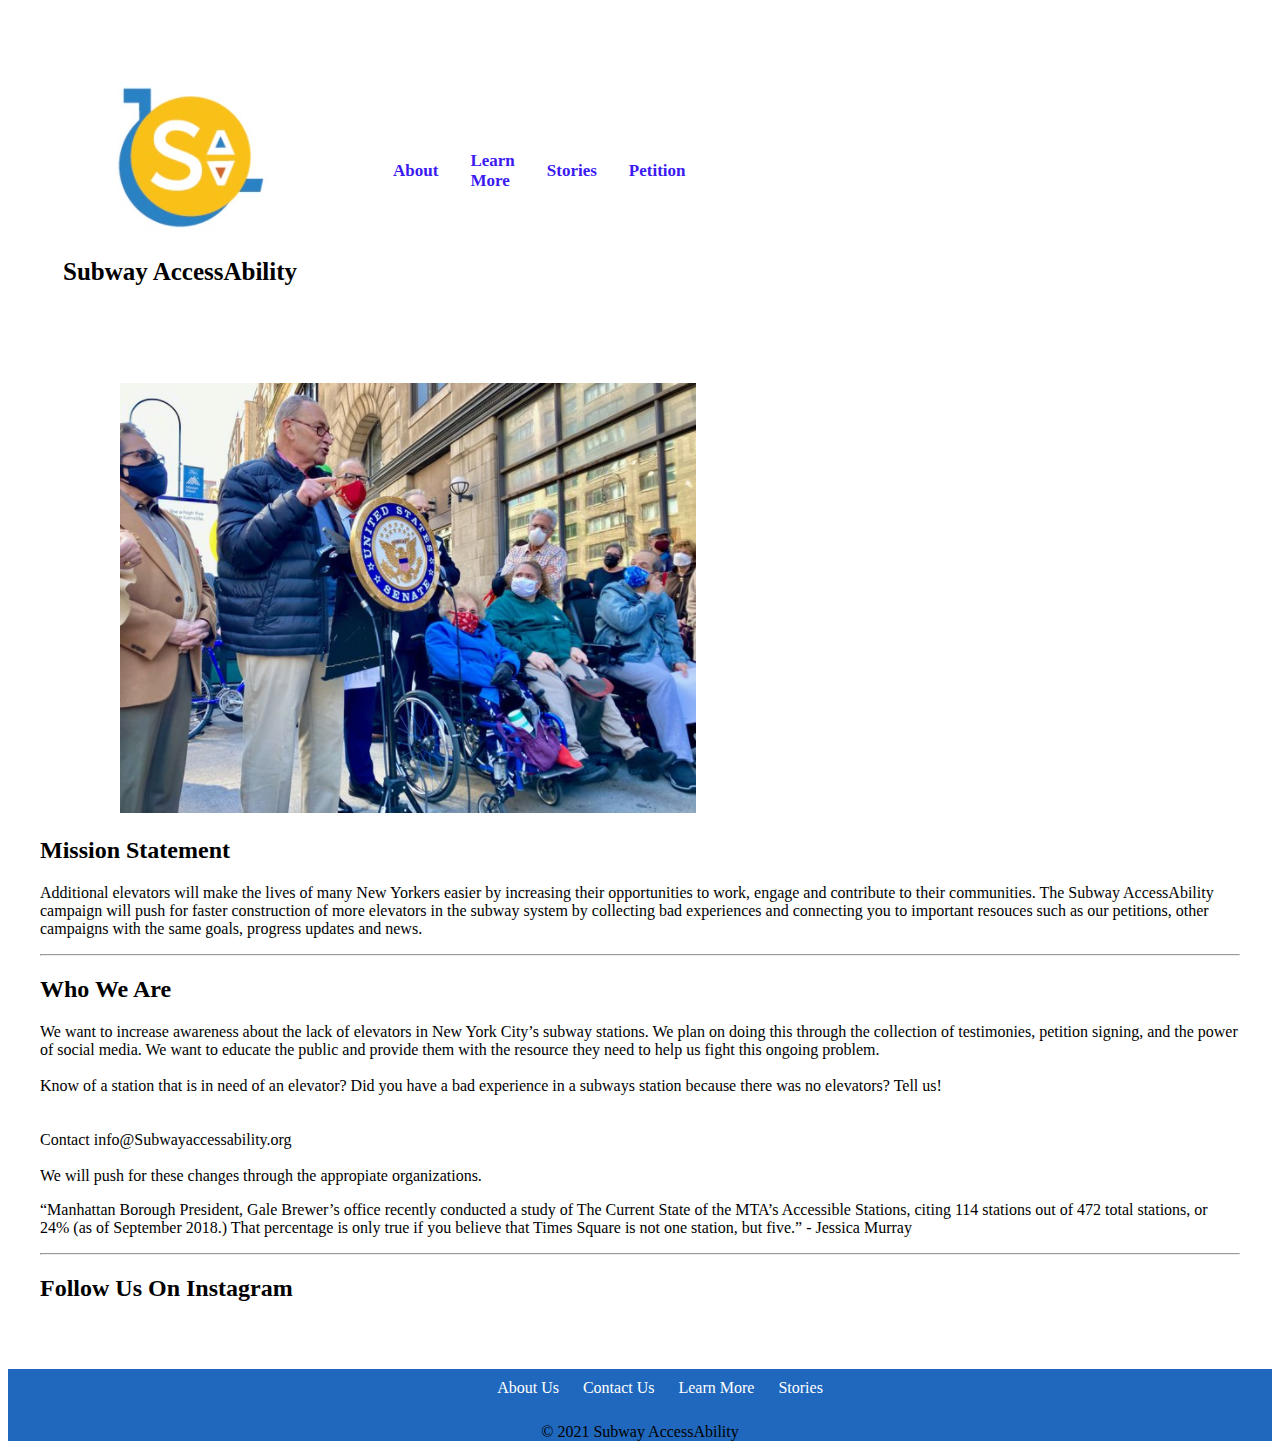
<file: index.html>
<!DOCTYPE html>
<html lang="en">
<head>
    <meta charset="UTF-8">
    <meta http-equiv="X-UA-Compatible" content="IE=edge">
    <meta name="viewport" content="width=device-width, initial-scale=1.0">
    <title>Subway AccessAbility Home</title>
    <link rel="stylesheet" href="styles.css">
    <!--[if lt IE 9]>
	<script src="bower_components/html5shiv/dist/html5shiv.js"></script>
<![endif]-->
</head>
<body>
    <div id="wrapper">
        
        <!-- START HEADER -->
        <header>
            <figure>
                <a href="index.html"><img src="images/logo.png" alt="SAA Logo"></a>
                <figcaption>Subway AccessAbility</figcaption>
            </figure>
            <nav>
                <ul>
                    <li>
                        <a href="index.html">About</a>
                        <a href="learnMore.html">Learn More</a>
                        <a href="stories.html">Stories</a>
                        <a href="petition.html">Petition</a>
                    </li>
                </ul>
            </nav> 
            <nav class="socialNav">
                
            </nav>
        </header> 
        <!-- END HEADER -->
        
        <div id="content">
            <figure>
                <img src="images/new14thStElveators.png" alt="">
            </figure>

            <h2>Mission Statement</h2>
            <p>Additional elevators will make the lives of many New Yorkers easier by increasing their opportunities to work, engage and contribute to their communities. The Subway AccessAbility campaign will push for faster construction of more elevators in the subway system by collecting bad experiences and connecting you to important resouces such as our petitions, other campaigns with the same goals, progress updates and news.</p>
            <hr>
            <h2>Who We Are</h2>
            <p>We want to increase awareness about the lack of elevators in New York City’s subway stations. We plan on doing this through the collection of testimonies, petition signing, and the power of social media. We want to educate the public and provide them with the resource they need to help us fight this ongoing problem.
<br><br>
                Know of a station that is in need of an elevator?
                Did you have a bad experience in a subways station because there was no elevators?
                Tell us!
                <br><br><br>
                Contact 
                info@Subwayaccessability.org
                <br><br>
                We will push for these changes through the appropiate organizations.
                </p>
            <p>“Manhattan Borough President, Gale Brewer’s office recently conducted a study of The Current State of the MTA’s Accessible Stations, citing 114 stations out of 472 total stations, or 24% (as of September 2018.) That percentage is only true if you believe that Times Square is not one station, but five.” - Jessica Murray</p>

            <hr>
            <h2>Follow Us On Instagram</h2>

        </div>
        
        
        <!-- START FOOTER -->
        <footer>
            <ul>
                <li>About Us</li>
                <li>Contact Us</li>
                <li>Learn More</li>
                <li>Stories</li>
            </ul>
            
            &copy; 2021 Subway AccessAbility
        </footer>
        <!-- END FOOTER -->
        
        
    </div> <!-- end wrapper-->
    </body>
</html>
</file>
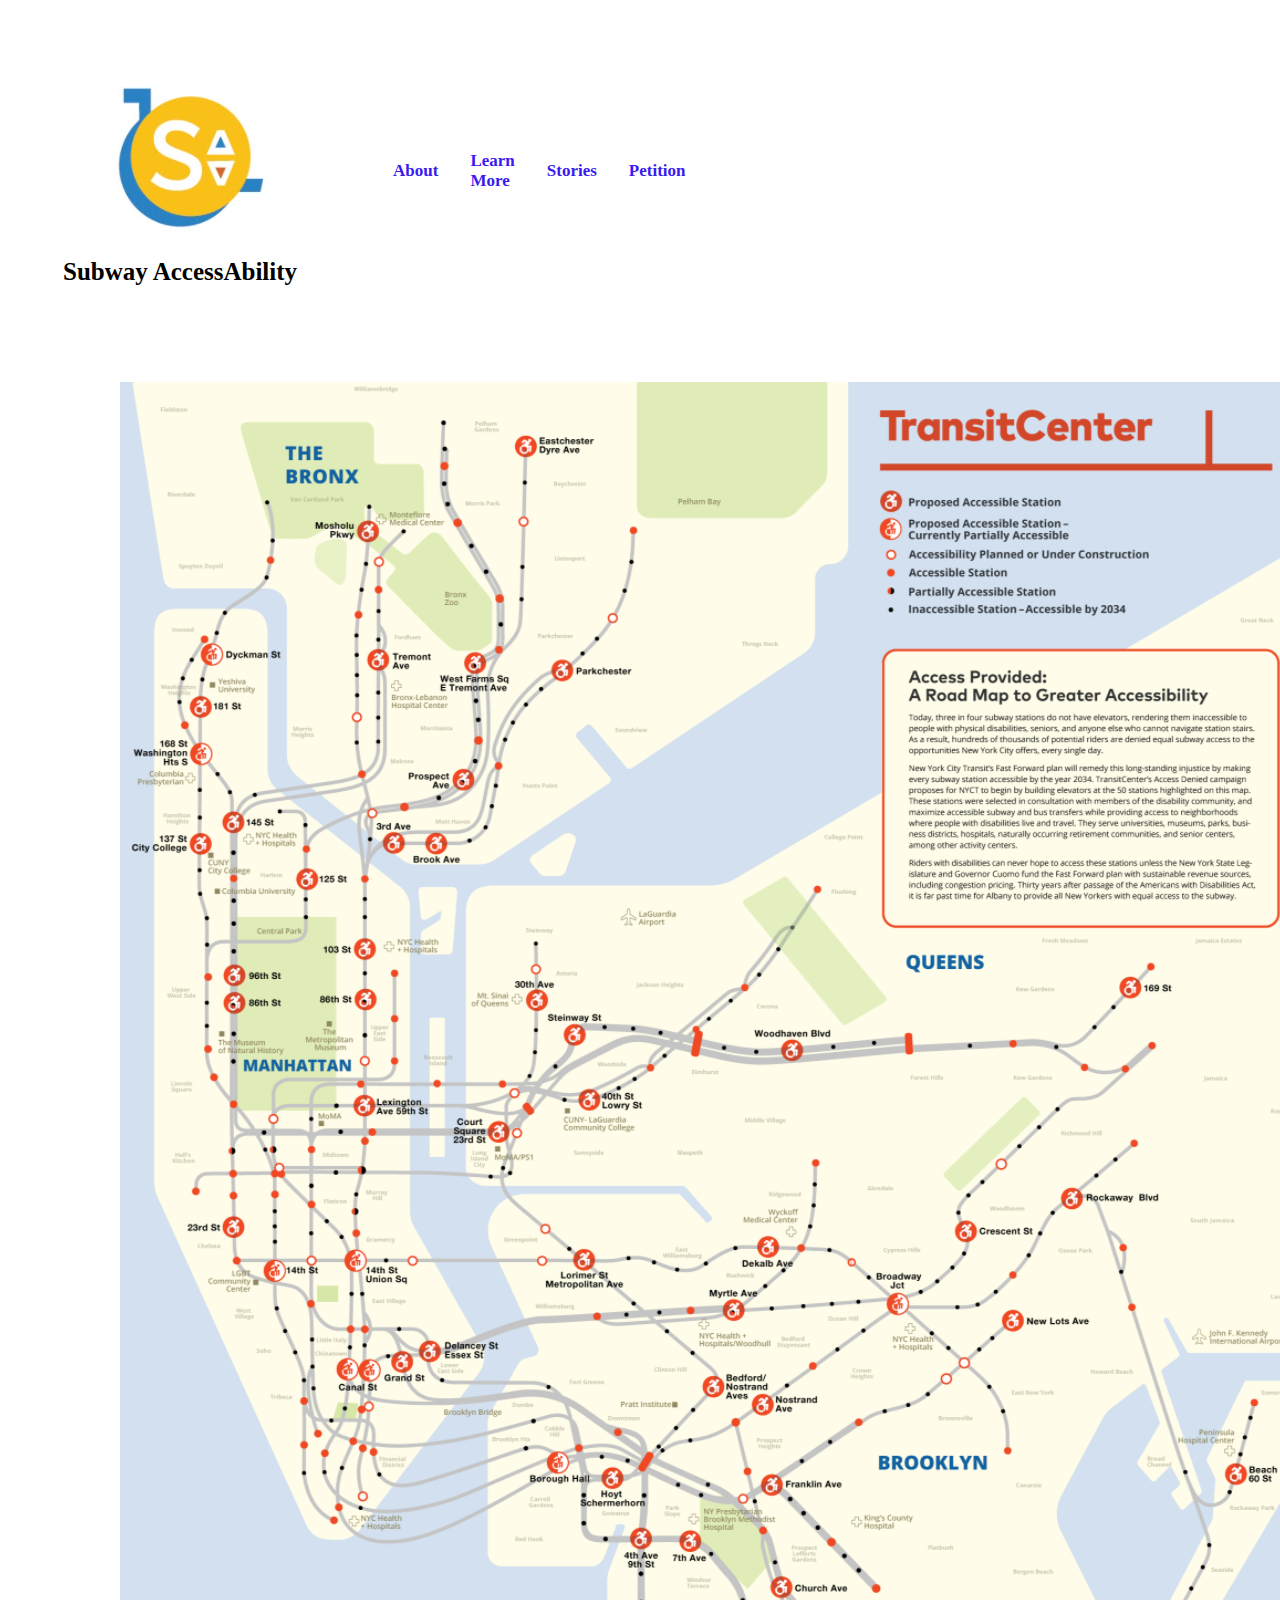
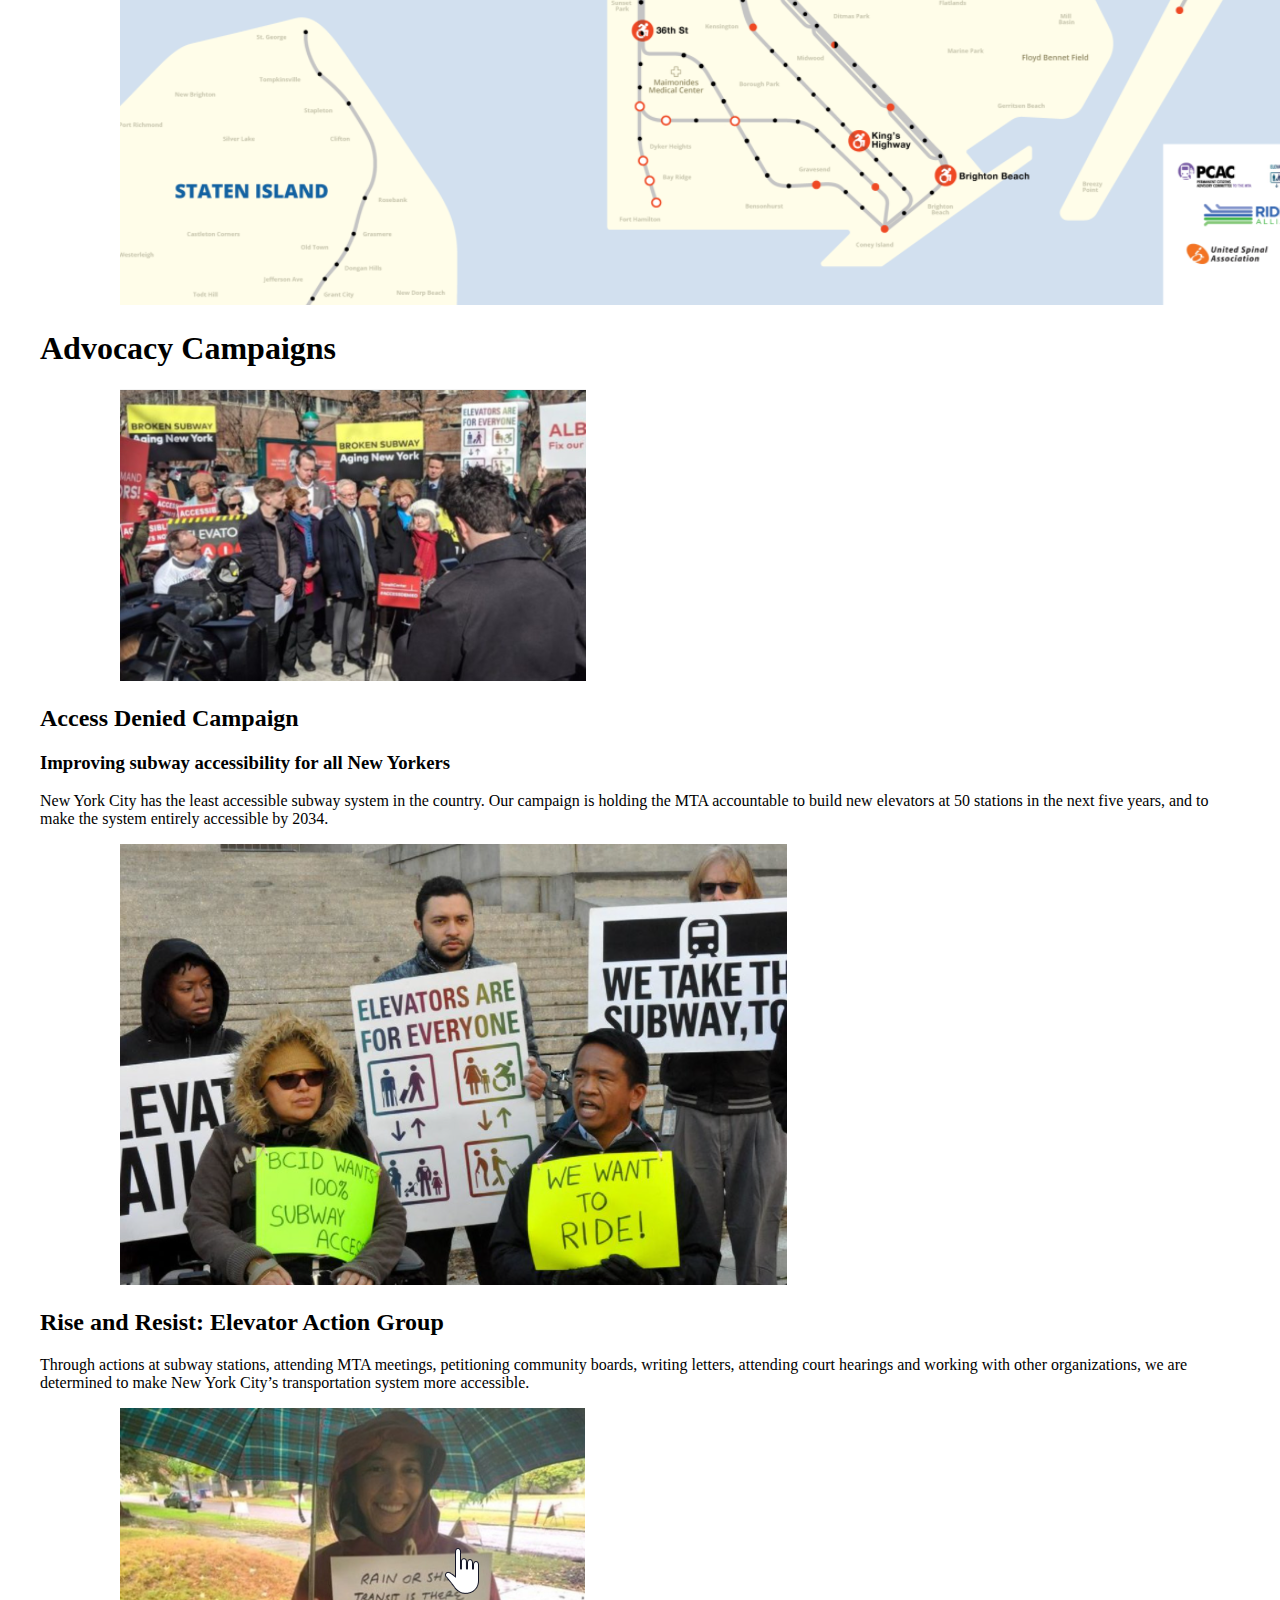
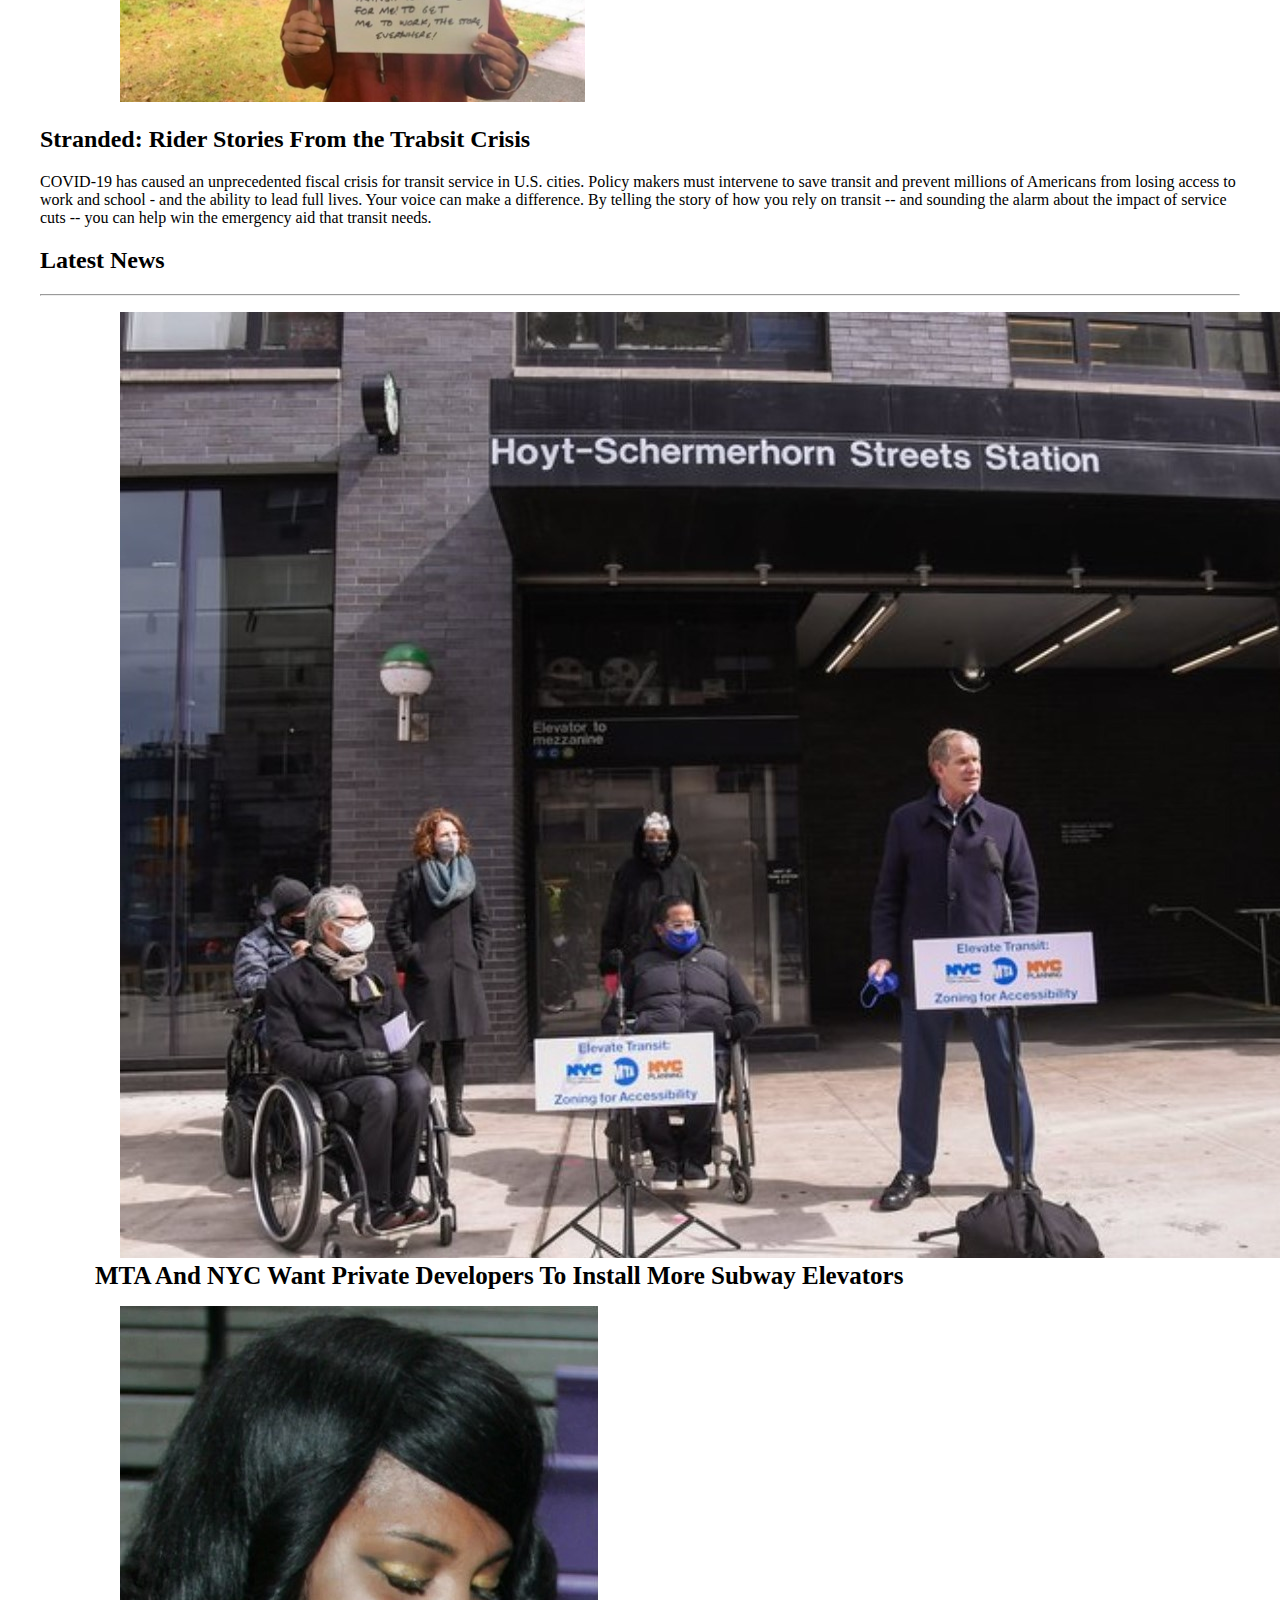
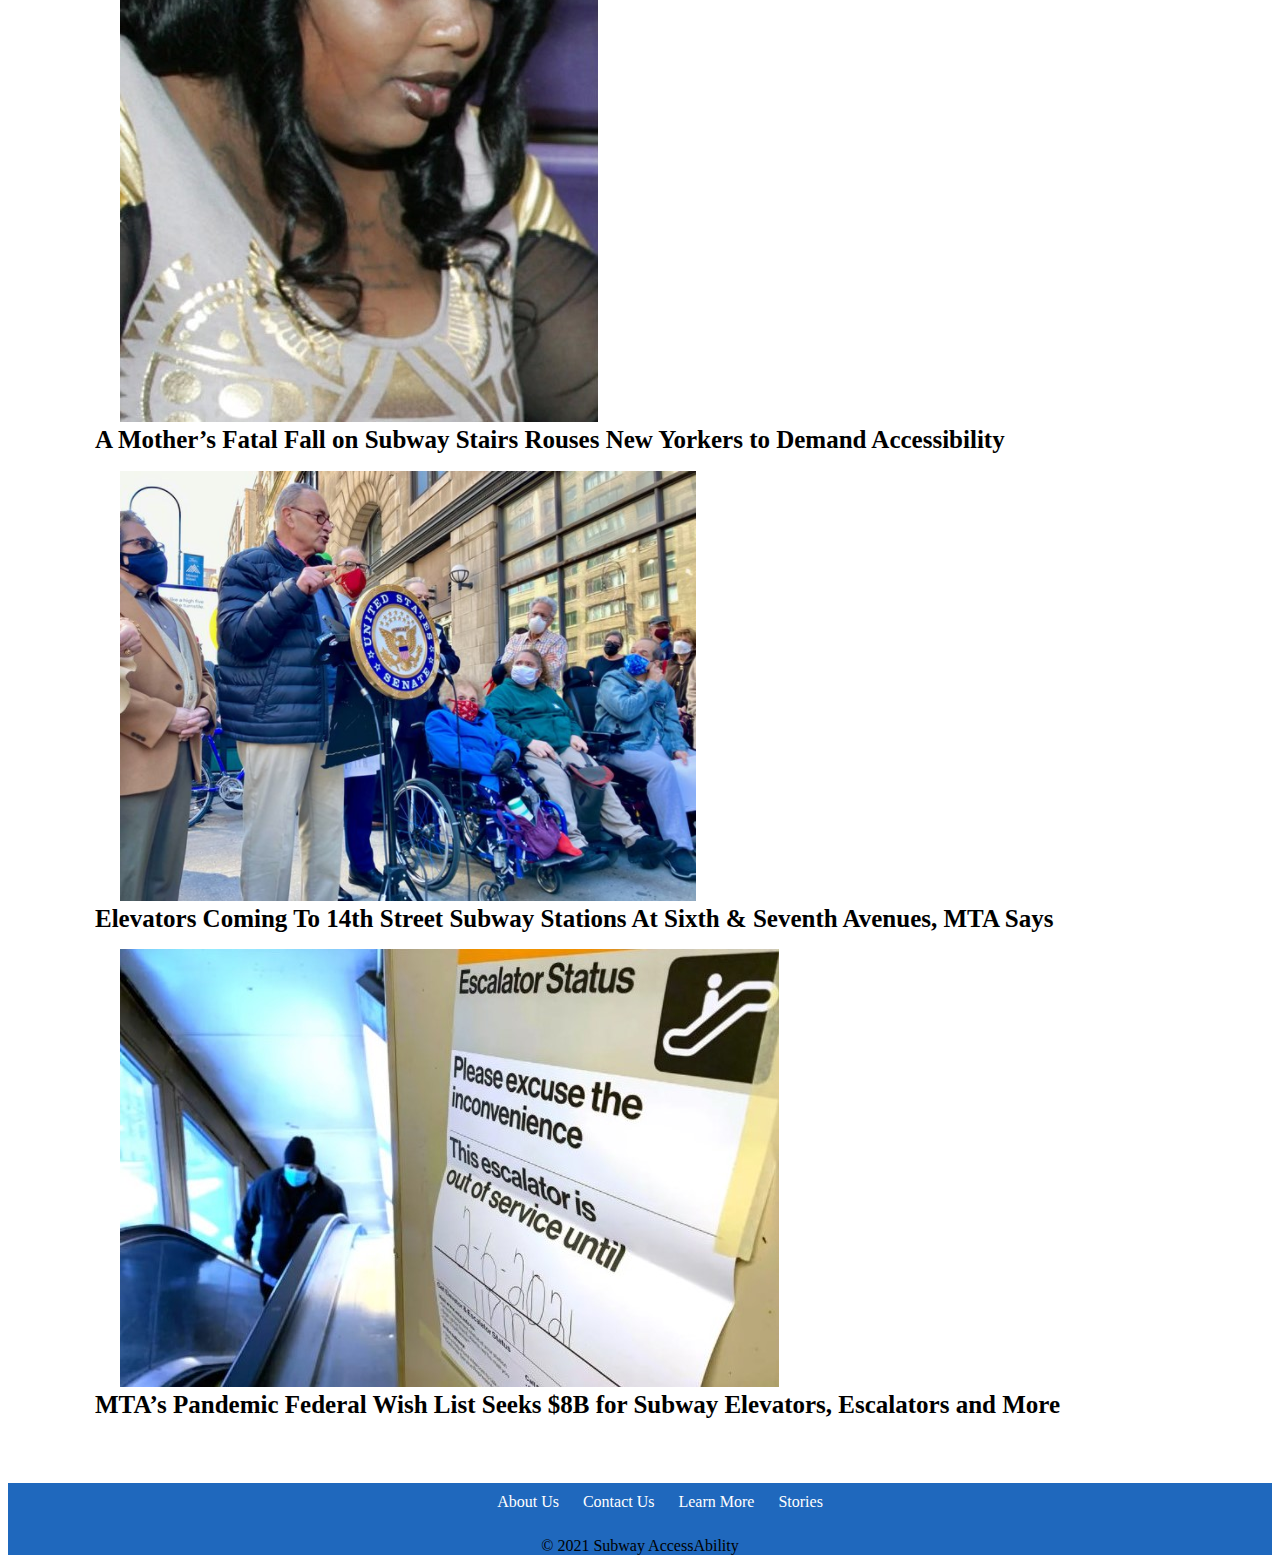
<file: learnMore.html>
<!DOCTYPE html>
<html lang="en">
<head>
    <meta charset="UTF-8">
    <meta http-equiv="X-UA-Compatible" content="IE=edge">
    <meta name="viewport" content="width=device-width, initial-scale=1.0">
    <title>Learn More</title>
    <link rel="stylesheet" href="styles.css">
    <!--[if lt IE 9]>
	<script src="bower_components/html5shiv/dist/html5shiv.js"></script>
<![endif]-->
</head>
<body>
    <div id="wrapper">
        
        <!-- START HEADER -->
        <header>
            <figure>
                <a href="index.html"><img src="images/logo.png" alt="SAA Logo"></a>
                <figcaption>Subway AccessAbility</figcaption>
            </figure>
            <nav>
                <ul>
                    <li>
                        <a href="index.html">About</a>
                        <a href="learnMore.html">Learn More</a>
                        <a href="stories.html">Stories</a>
                        <a href="petition.html">Petition</a>
                    </li>
                </ul>
            </nav> 
            <nav class="socialNav">
                
            </nav>
        </header> 
        <!-- END HEADER -->
        
        <div id="content">
            <figure>
                <img src="images/futureMap.png" alt="">
            </figure>
            <h1>Advocacy Campaigns</h1>
            <figure>
                <img src="images/ADC.png" alt="Access Denied Campaign">
            </figure>
            <hgroup>
                <h2>Access Denied Campaign</h2>
                <h3>Improving subway accessibility for all New Yorkers
                </h3>
            </hgroup>
            <p>New York City has the least accessible subway system in the country. Our campaign is holding the MTA accountable to build new elevators at 50 stations in the next five years, and to make the system entirely accessible by 2034.</p>
            <figure>
                <img src="images/riseandresisit.png" alt="Rise and Resist">
            </figure>
            <hgroup>
                <h2>Rise and Resist: Elevator Action Group</h2>
            </hgroup>
            <p>Through actions at subway stations, attending MTA meetings, petitioning community boards, writing letters, attending court hearings and working with other organizations, we are determined to make New York City’s transportation system more accessible.</p>
            <figure>
                <img src="images/strandedCampaign.png" alt="Stranded Campaign">
            </figure>
            <hgroup>
                <h2>Stranded: Rider Stories From the Trabsit Crisis</h2>
            </hgroup>
            <p>COVID-19 has caused an unprecedented fiscal crisis for transit service in U.S. cities. Policy makers must intervene to save transit and prevent millions of Americans from losing access to work and school - and the ability to lead full lives. Your voice can make a difference. By telling the story of how you rely on transit -- and sounding the alarm about the impact of service cuts -- you can help win the emergency aid that transit needs.</p>

            <h2>Latest News</h2>
            <hr>
            <div id="latestNews">
                <figure>
                    <img src="images/MtaPrivateContractor.jpg" alt="private contractors">
                    <figcaption>MTA And NYC Want Private Developers To Install More Subway Elevators</figcaption>
                </figure>
                <figure>
                    <img src="images/motherDiedFromFall.jpg" alt="mother dies from fall">
                    <figcaption>A Mother’s Fatal Fall on Subway Stairs Rouses New Yorkers to Demand Accessibility</figcaption>
                </figure>
                <figure>
                    <img src="images/new14thStElveators.png" alt="14 st elevators">
                    <figcaption>Elevators Coming To 14th Street Subway Stations At Sixth & Seventh Avenues, MTA Says
                    </figcaption>
                </figure>
                <figure>
                    <img src="images/8billionforelevators.jpg" alt="pandemic federal wish list">
                    <figcaption>MTA’s Pandemic Federal Wish List Seeks $8B for Subway Elevators, Escalators and More</figcaption>
                </figure>
            </div>
        </div>
        
        
      <!-- START FOOTER -->
      <footer>
        <ul>
            <li>About Us</li>
            <li>Contact Us</li>
            <li>Learn More</li>
            <li>Stories</li>
        </ul>
        
        &copy; 2021 Subway AccessAbility
    </footer>
    <!-- END FOOTER -->
        
        
    </div> <!-- end wrapper-->
    </body>
</html>
</file>
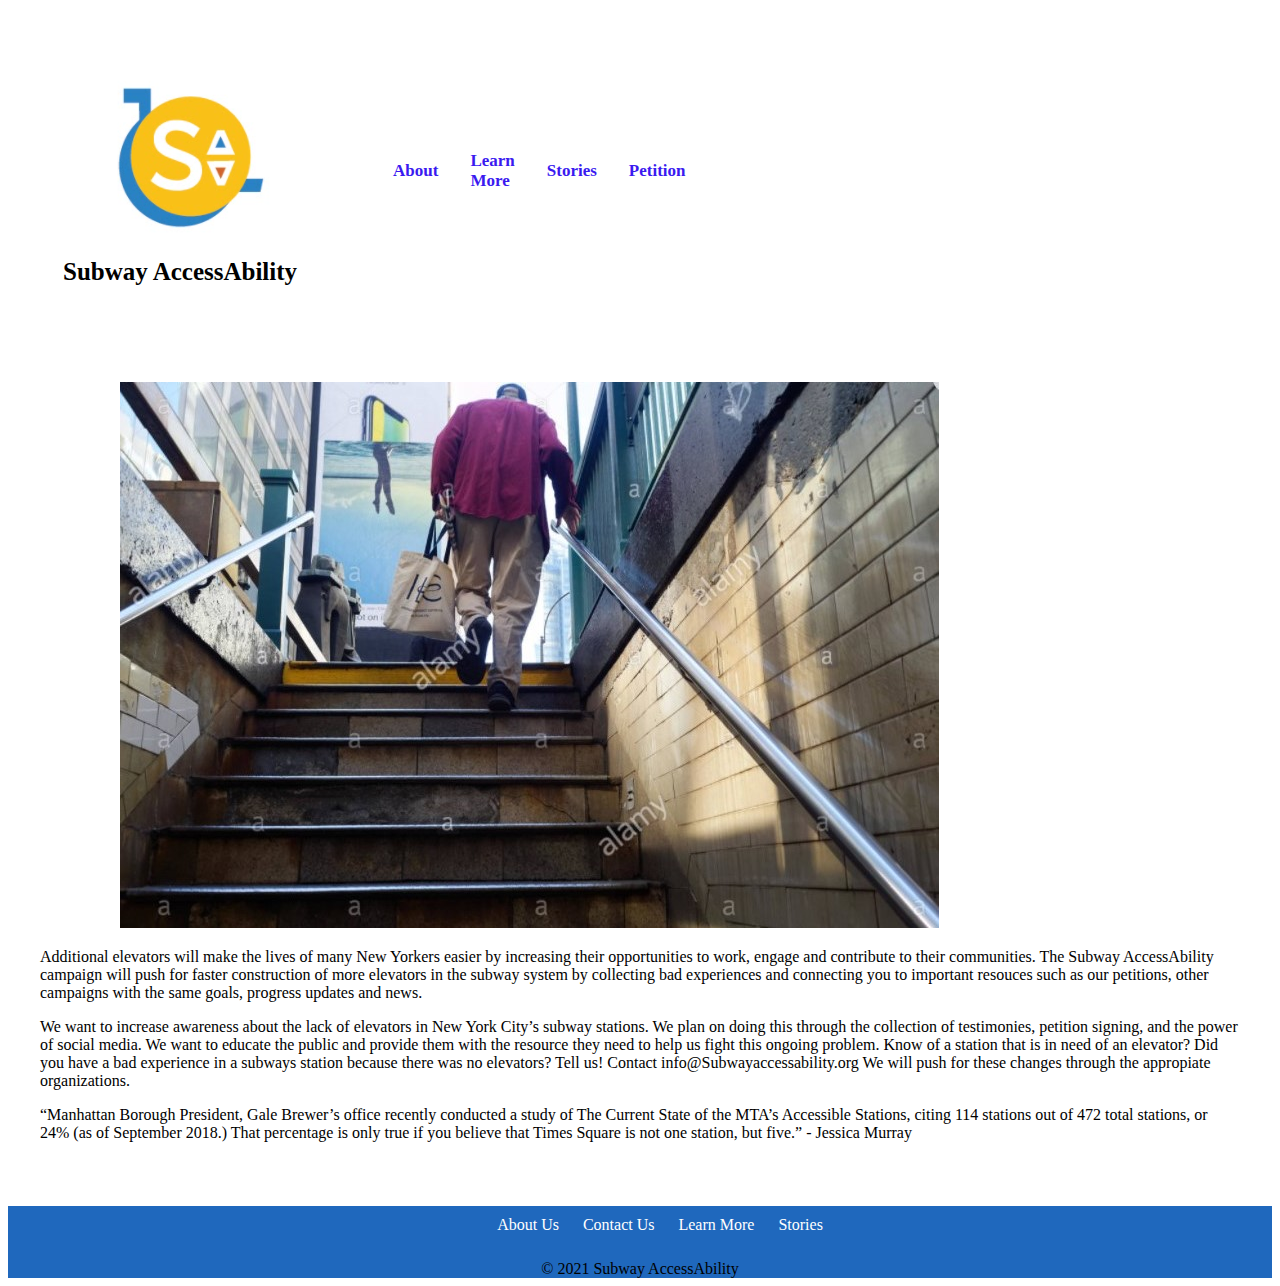
<file: petition.html>
<!DOCTYPE html>
<html lang="en">
<head>
    <meta charset="UTF-8">
    <meta http-equiv="X-UA-Compatible" content="IE=edge">
    <meta name="viewport" content="width=device-width, initial-scale=1.0">
    <title>Petition</title>
    <link rel="stylesheet" href="styles.css">
    <!--[if lt IE 9]>
	<script src="bower_components/html5shiv/dist/html5shiv.js"></script>
<![endif]-->
</head>
<body>
    <div id="wrapper">
        
        <!-- START HEADER -->
        <header>
            <figure>
                <a href="index.html"><img src="/images/logo.png" alt="SAA Logo"></a>
                <figcaption>Subway AccessAbility</figcaption>
            </figure>
            <nav>
                <ul>
                    <li>
                        <a href="index.html">About</a>
                        <a href="learnMore.html">Learn More</a>
                        <a href="stories.html">Stories</a>
                        <a href="petition.html">Petition</a>
                    </li>
                </ul>
            </nav> 
            <nav class="socialNav">
                
            </nav>
        </header> 
        <!-- END HEADER -->
        
        <div id="content">
            <figure>
                <img src="/images/walkingupstairs.jpg" alt="">
            </figure>
            <p>Additional elevators will make the lives of many New Yorkers easier by increasing their opportunities to work, engage and contribute to their communities. The Subway AccessAbility campaign will push for faster construction of more elevators in the subway system by collecting bad experiences and connecting you to important resouces such as our petitions, other campaigns with the same goals, progress updates and news.</p>
            <p>We want to increase awareness about the lack of elevators in New York City’s subway stations. We plan on doing this through the collection of testimonies, petition signing, and the power of social media. We want to educate the public and provide them with the resource they need to help us fight this ongoing problem.

                Know of a station that is in need of an elevator?
                Did you have a bad experience in a subways station because there was no elevators?
                Tell us!
                
                Contact 
                info@Subwayaccessability.org
                
                We will push for these changes through the appropiate organizations.
                </p>
            <p>“Manhattan Borough President, Gale Brewer’s office recently conducted a study of The Current State of the MTA’s Accessible Stations, citing 114 stations out of 472 total stations, or 24% (as of September 2018.) That percentage is only true if you believe that Times Square is not one station, but five.” - Jessica Murray</p>
        </div>
        
        
        <!-- START FOOTER -->
        <footer>
            <ul>
                <li>About Us</li>
                <li>Contact Us</li>
                <li>Learn More</li>
                <li>Stories</li>
            </ul>
            
            &copy; 2021 Subway AccessAbility
        </footer>
        <!-- END FOOTER -->
        
        
    </div> <!-- end wrapper-->
    </body>
</html>
</file>
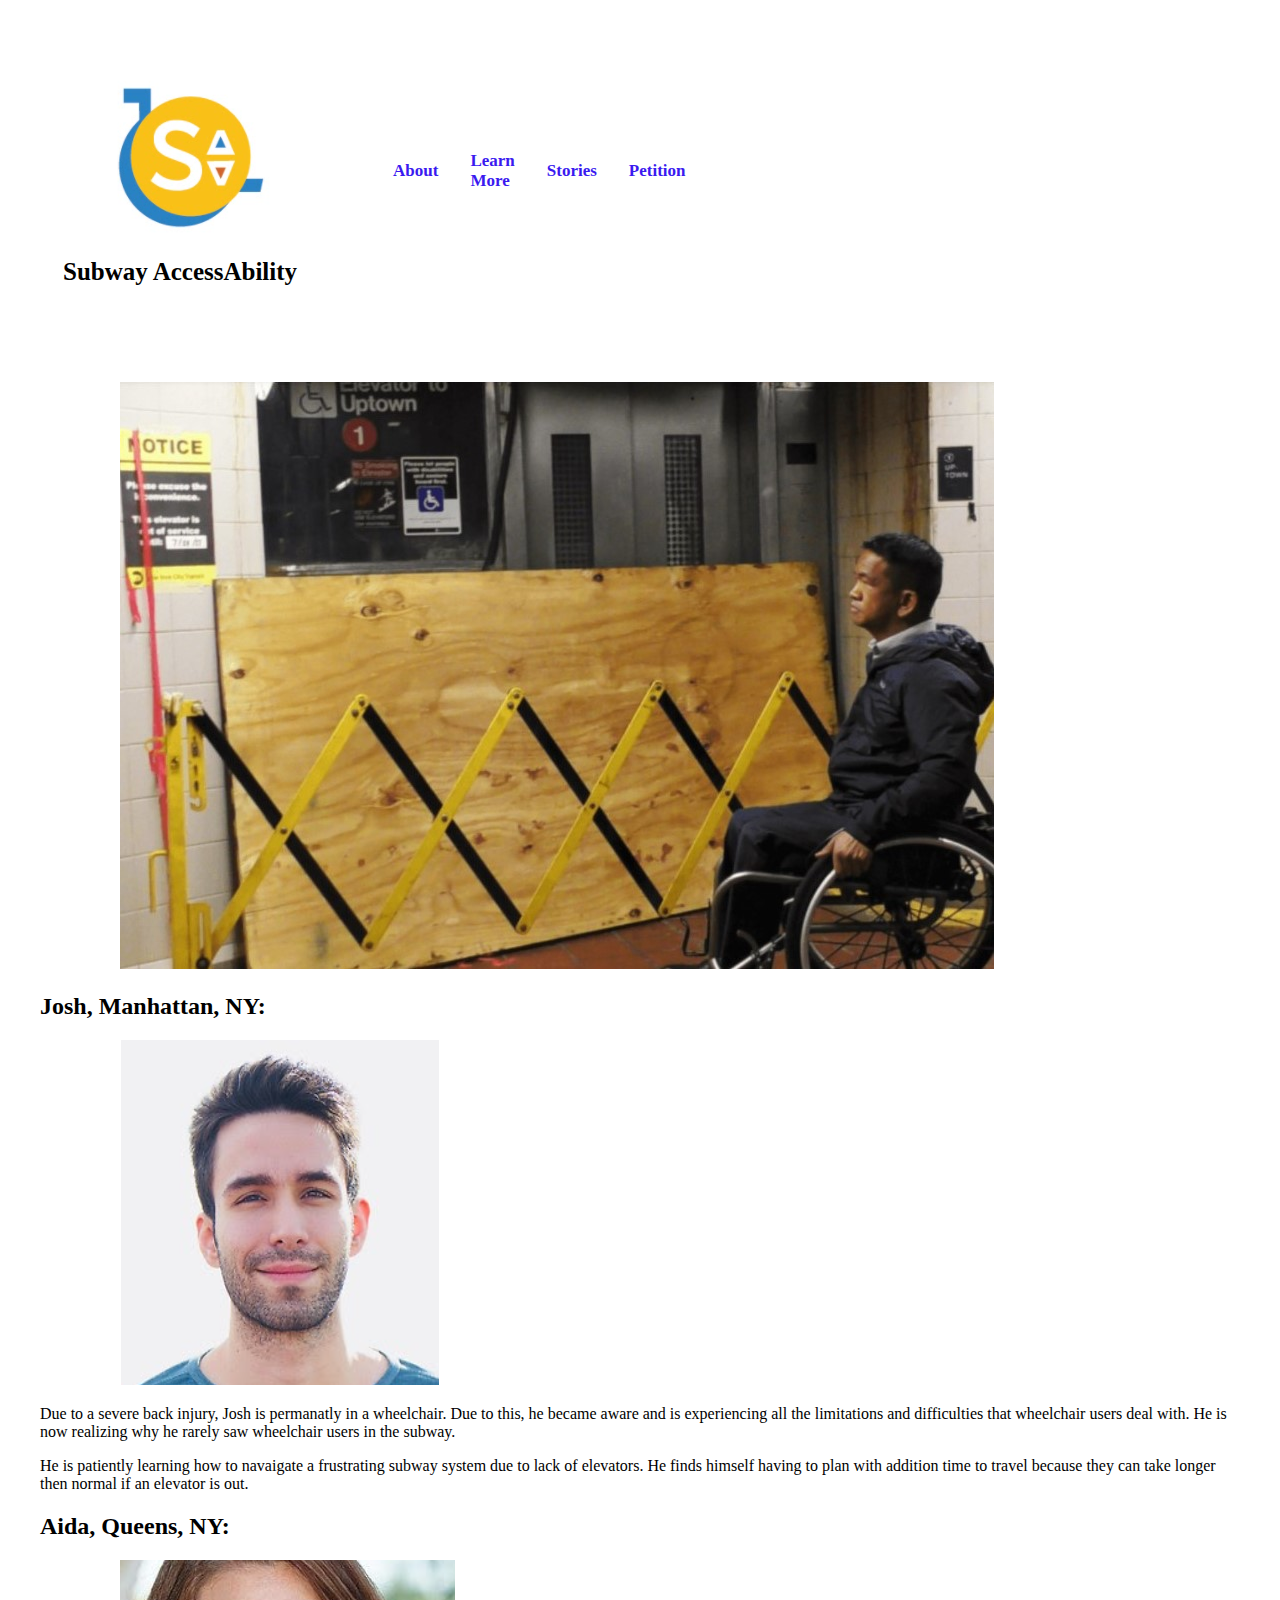
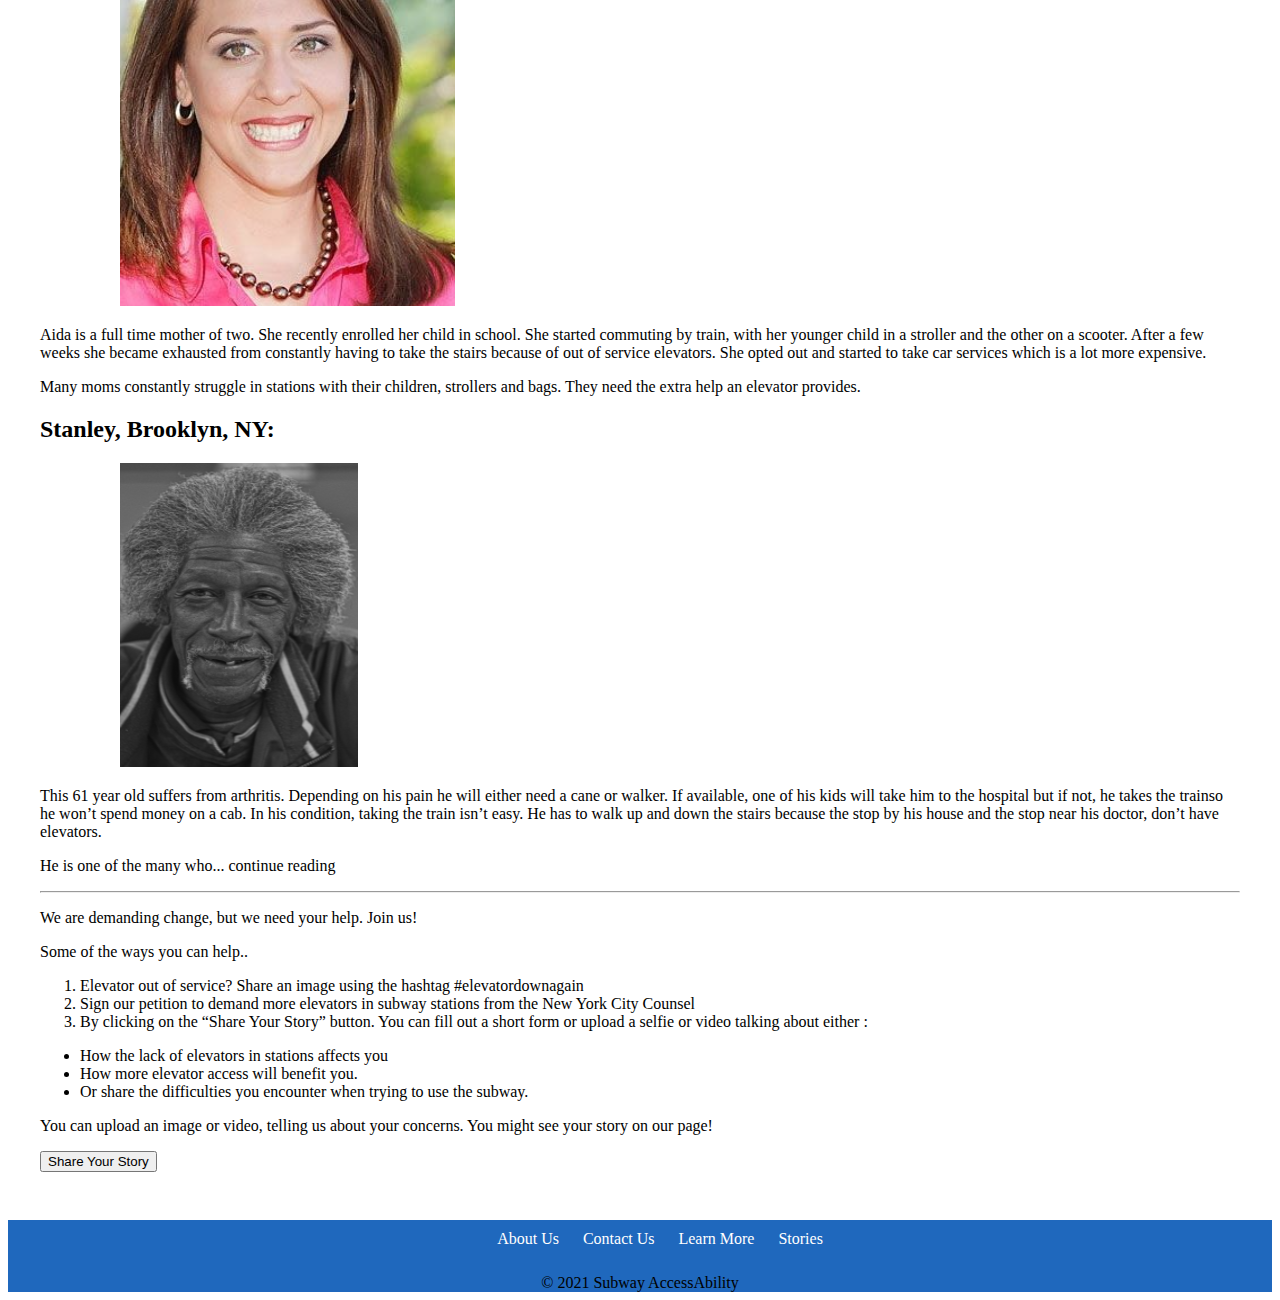
<file: stories.html>
<!DOCTYPE html>
<html lang="en">
<head>
    <meta charset="UTF-8">
    <meta http-equiv="X-UA-Compatible" content="IE=edge">
    <meta name="viewport" content="width=device-width, initial-scale=1.0">
    <title>Stories</title>
    <link rel="stylesheet" href="styles.css">
    <!--[if lt IE 9]>
	<script src="bower_components/html5shiv/dist/html5shiv.js"></script>
<![endif]-->
</head>
<body>
    <div id="wrapper">
        
        <!-- START HEADER -->
        <header>
            <figure>
                <a href="index.html"><img src="/images/logo.png" alt="SAA Logo"></a>
                <figcaption>Subway AccessAbility</figcaption>
            </figure>
            <nav>
                <ul>
                    <li>
                        <a href="index.html">About</a>
                        <a href="learnMore.html">Learn More</a>
                        <a href="stories.html">Stories</a>
                        <a href="petition.html">Petition</a>
                    </li>
                </ul>
            </nav> 
            <nav class="socialNav">
                
            </nav>
        </header> 
        <!-- END HEADER -->
        
        <div id="content">
            <figure>
                <img src="/images/brokenElevator.jpg" alt="">
            </figure>
            <h2>Josh, Manhattan, NY:</h2>
            <figure>
                <img src="/images/josh.png" alt="">
            </figure>
            <p>Due to a severe back injury, Josh is permanatly in a wheelchair. Due to this, he became aware and is experiencing all the limitations and difficulties that wheelchair users deal with. He is now realizing why he rarely saw wheelchair users in the subway.</p>
            <p>He is patiently learning how to navaigate a frustrating subway system due to lack of elevators. He finds himself having to plan with addition time to travel because they can take longer then normal if an elevator is out.   </p>
            <h2>Aida, Queens, NY:</h2>
            <figure>
                <img src="/images/aida.png" alt="">
            </figure>
            <p>Aida is a full time mother of two. She recently enrolled her child in school. She started commuting by train, with her younger child in a stroller and the other on a scooter. After a few weeks she became exhausted from constantly having to take the stairs because of out of service elevators. She opted out and started to take car services which is a lot more expensive.</p>
            <p>Many moms constantly struggle in stations with their children, strollers and bags. They need the extra help an elevator provides.</p>
            <h2>Stanley, Brooklyn, NY:</h2>
            <figure>
                <img src="/images/stanley.png" alt="">
            </figure>
            <p>This 61 year old suffers from arthritis. Depending on his pain he will either need a cane or walker. If available, one of his kids will take him to the hospital but if not, he takes the trainso he won’t spend money on a cab. In his condition, taking the train isn’t easy. He has to walk up and down the stairs because the stop by his house and the stop near his doctor, don’t have elevators. </p>
            <p>He is one of the many who... continue reading</p>

            <hr>

            <section>
                <p>We are demanding change,  but we  need your help. Join us!</p>
                <p>Some of the ways you can help..</p>
                <ol>
                    <li>Elevator out of service? Share an image using the hashtag #elevatordownagain</li>
                    <li>Sign our petition to demand more elevators in subway stations from the New York City Counsel</li>
                    <li> By clicking on the “Share Your Story” button. You can fill out a short form or  upload a selfie or video talking about either : </li>
                </ol>
                <ul>
                    <li>How the lack of elevators in stations affects you</li>
                    <li>How more elevator access will benefit you.</li>
                    <li>Or share the difficulties you encounter when trying to use the subway.</li>
                </ul>
            </section>

            <aside>
                <p>You can upload an image or video, telling us about your concerns. You might see your story on our page!</p>
                <button>Share Your Story</button>
            </aside>

        </div>
        
        
        <!-- START FOOTER -->
        <footer>
            <ul>
                <li>About Us</li>
                <li>Contact Us</li>
                <li>Learn More</li>
                <li>Stories</li>
            </ul>
            
            &copy; 2021 Subway AccessAbility
        </footer>
        <!-- END FOOTER -->
        
        
    </div> <!-- end wrapper-->
    </body>
</html>
</file>
<file: styles.css>
header, section, footer,aside, nav, article, figure, figcaption {
    display: block;
} Will help  

body {
    font-family: helvetica, Arial, sans-serif;
    font-size: 16px;
    line-height: 1.5em;
    background-color: white;
    border: solid; /* Only here to make the page box visible*/

}

#wrappper {
    max-width: 80%;
    margin: 0 auto;
    
}

header {
    margin-top: 2em;
    margin-bottom: 2em;
    display: inline-flex;
    flex-wrap: nowrap;
    align-items:center;
}

/* LOGO */
figure {
        margin-left:5em;
}
figcaption{
    /* MAKE TEXT ROTATE 
    background-image: linear-gradient(240deg, #eaee44, #90ec19);
    transform: rotate(-3deg); 
    margin-top: -30px; 
    width: 820px;
    height: 50px; 
    margin-left: 0.5em; 
    */
    font-weight: bold;
    font-size: 25px;
    margin-left: -25px;
}  /* END LOGO */

nav ul li {
    width: 10px;
    display: inline-flex;
    justify-content: space-between;
    align-items:center;
    margin-right: 2em;
}

nav a {
    font-weight:bold;
  
  color: #3a1af0;
  text-align: left;
  padding: 14px 16px;
  text-decoration: none;
  font-size: 17px; 
}


/* change link color on hover */
li a:hover {
    background-color: yellow;
    color: black;
    text-decoration: underline;
}

nav a.active {
  background-color: blue;
  color: black;
}

#content {
    clear:both;
    padding: 2em;
    text-align: left;
} 

img {
   margin-left: 0 auto;
}


footer {
    background-color: #1F68BD;
    text-align: center;
}

footer li {
    color: white;
    padding: 10px;
    display: inline-flex;
}
</file>
